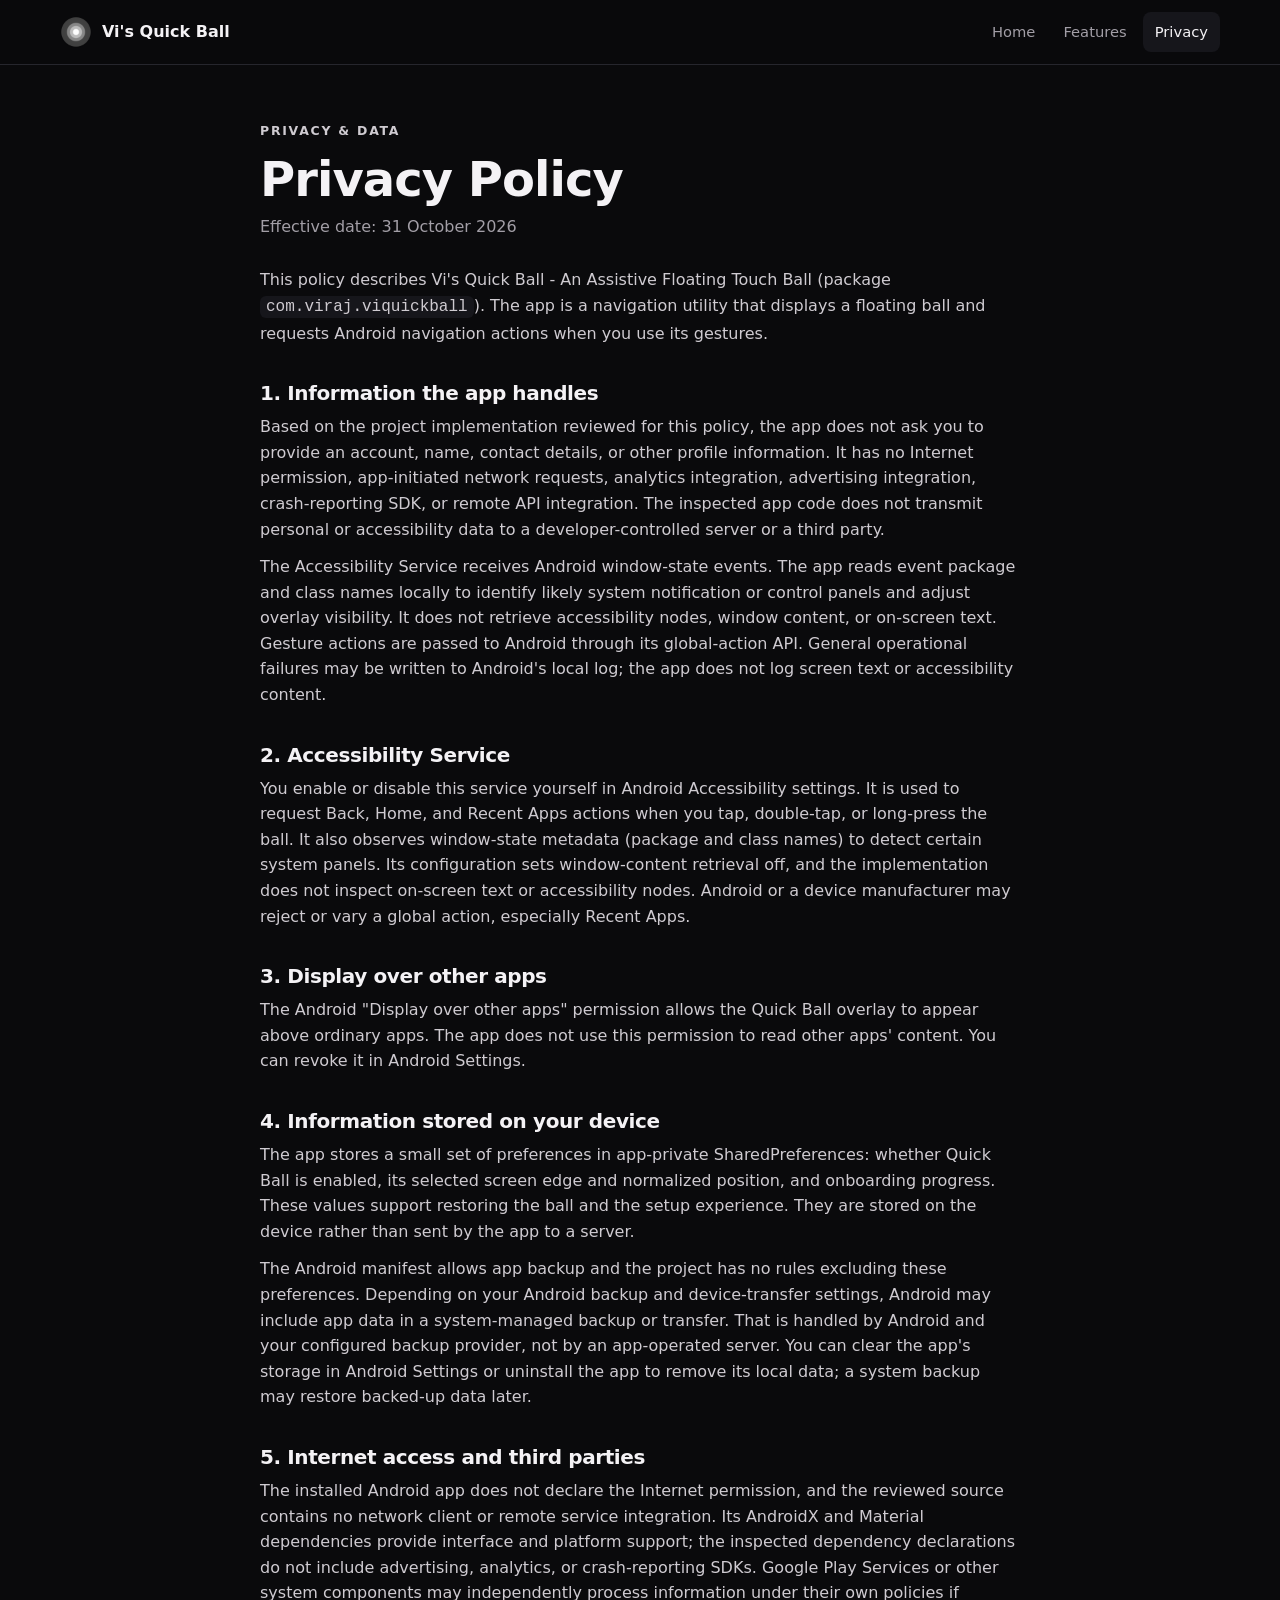
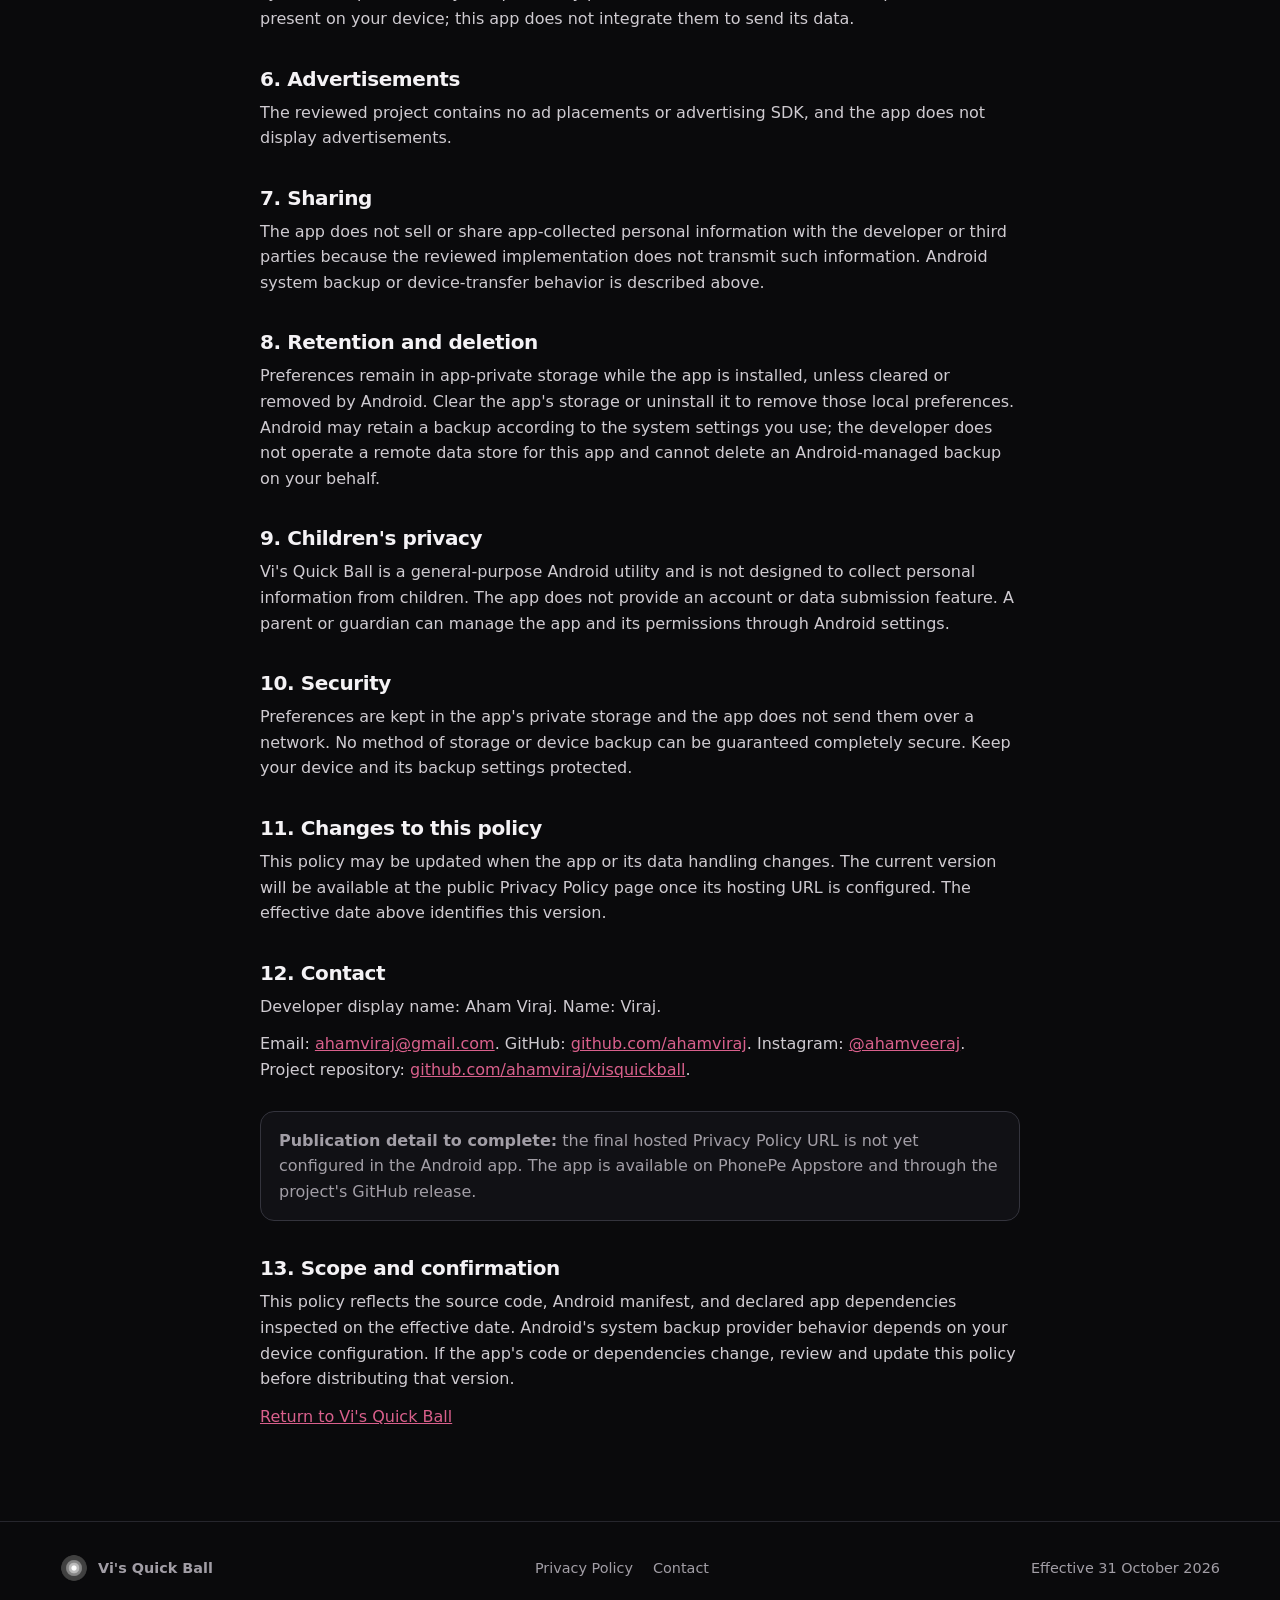
<file: website/privacy-policy.html>
<!doctype html>
<html lang="en">
<head>
  <meta charset="utf-8">
  <meta name="viewport" content="width=device-width, initial-scale=1">
  <meta name="theme-color" content="#0a0a0c">
  <meta name="description" content="Privacy information for Vi's Quick Ball Android application.">
  <title>Privacy Policy — Vi's Quick Ball</title>
  <link rel="icon" href="assets/app-icon.webp" type="image/webp">
  <link rel="stylesheet" href="styles.css">
</head>
<body>
  <a class="skip-link" href="#main">Skip to policy</a>
  <header class="site-header">
    <div class="nav-inner">
      <a class="brand" href="index.html" aria-label="Vi's Quick Ball home">
        <img src="assets/app-icon.webp" alt="" width="32" height="32">
        <span>Vi's Quick Ball</span>
      </a>
      <nav aria-label="Main navigation">
        <a href="index.html">Home</a>
        <a href="index.html#features">Features</a>
        <a href="privacy-policy.html" aria-current="page">Privacy</a>
      </nav>
    </div>
  </header>

  <main id="main" class="policy">
    <p class="eyebrow">Privacy &amp; data</p>
    <h1>Privacy Policy</h1>
    <p class="updated">Effective date: 31 October 2026</p>

    <p>This policy describes Vi's Quick Ball - An Assistive Floating Touch Ball (package <code>com.viraj.viquickball</code>). The app is a navigation utility that displays a floating ball and requests Android navigation actions when you use its gestures.</p>

    <h2>1. Information the app handles</h2>
    <p>Based on the project implementation reviewed for this policy, the app does not ask you to provide an account, name, contact details, or other profile information. It has no Internet permission, app-initiated network requests, analytics integration, advertising integration, crash-reporting SDK, or remote API integration. The inspected app code does not transmit personal or accessibility data to a developer-controlled server or a third party.</p>
    <p>The Accessibility Service receives Android window-state events. The app reads event package and class names locally to identify likely system notification or control panels and adjust overlay visibility. It does not retrieve accessibility nodes, window content, or on-screen text. Gesture actions are passed to Android through its global-action API. General operational failures may be written to Android's local log; the app does not log screen text or accessibility content.</p>

    <h2>2. Accessibility Service</h2>
    <p>You enable or disable this service yourself in Android Accessibility settings. It is used to request Back, Home, and Recent Apps actions when you tap, double-tap, or long-press the ball. It also observes window-state metadata (package and class names) to detect certain system panels. Its configuration sets window-content retrieval off, and the implementation does not inspect on-screen text or accessibility nodes. Android or a device manufacturer may reject or vary a global action, especially Recent Apps.</p>

    <h2>3. Display over other apps</h2>
    <p>The Android "Display over other apps" permission allows the Quick Ball overlay to appear above ordinary apps. The app does not use this permission to read other apps' content. You can revoke it in Android Settings.</p>

        <h2>4. Information stored on your device</h2>
    <p>The app stores a small set of preferences in app-private SharedPreferences: whether Quick Ball is enabled, its selected screen edge and normalized position, and onboarding progress. These values support restoring the ball and the setup experience. They are stored on the device rather than sent by the app to a server.</p>
    <p>The Android manifest allows app backup and the project has no rules excluding these preferences. Depending on your Android backup and device-transfer settings, Android may include app data in a system-managed backup or transfer. That is handled by Android and your configured backup provider, not by an app-operated server. You can clear the app's storage in Android Settings or uninstall the app to remove its local data; a system backup may restore backed-up data later.</p>

    <h2>5. Internet access and third parties</h2>
    <p>The installed Android app does not declare the Internet permission, and the reviewed source contains no network client or remote service integration. Its AndroidX and Material dependencies provide interface and platform support; the inspected dependency declarations do not include advertising, analytics, or crash-reporting SDKs. Google Play Services or other system components may independently process information under their own policies if present on your device; this app does not integrate them to send its data.</p>

    <h2>6. Advertisements</h2>
    <p>The reviewed project contains no ad placements or advertising SDK, and the app does not display advertisements.</p>

    <h2>7. Sharing</h2>
    <p>The app does not sell or share app-collected personal information with the developer or third parties because the reviewed implementation does not transmit such information. Android system backup or device-transfer behavior is described above.</p>

    <h2>8. Retention and deletion</h2>
    <p>Preferences remain in app-private storage while the app is installed, unless cleared or removed by Android. Clear the app's storage or uninstall it to remove those local preferences. Android may retain a backup according to the system settings you use; the developer does not operate a remote data store for this app and cannot delete an Android-managed backup on your behalf.</p>

    <h2>9. Children's privacy</h2>
    <p>Vi's Quick Ball is a general-purpose Android utility and is not designed to collect personal information from children. The app does not provide an account or data submission feature. A parent or guardian can manage the app and its permissions through Android settings.</p>

    <h2>10. Security</h2>
    <p>Preferences are kept in the app's private storage and the app does not send them over a network. No method of storage or device backup can be guaranteed completely secure. Keep your device and its backup settings protected.</p>

    <h2>11. Changes to this policy</h2>
    <p>This policy may be updated when the app or its data handling changes. The current version will be available at the public Privacy Policy page once its hosting URL is configured. The effective date above identifies this version.</p>

    <h2>12. Contact</h2>
    <p>Developer display name: Aham Viraj. Name: Viraj.</p>
    <p>Email: <a href="mailto:ahamviraj@gmail.com">ahamviraj@gmail.com</a>. GitHub: <a href="https://github.com/ahamviraj" target="_blank" rel="noopener noreferrer">github.com/ahamviraj</a>. Instagram: <a href="https://www.instagram.com/ahamveeraj/" target="_blank" rel="noopener noreferrer">@ahamveeraj</a>. Project repository: <a href="https://github.com/ahamviraj/visquickball" target="_blank" rel="noopener noreferrer">github.com/ahamviraj/visquickball</a>.</p>

    <div class="policy-callout">
      <strong>Publication detail to complete:</strong> the final hosted Privacy Policy URL is not yet configured in the Android app. The app is available on PhonePe Appstore and through the project's GitHub release.
    </div>

    <h2>13. Scope and confirmation</h2>
    <p>This policy reflects the source code, Android manifest, and declared app dependencies inspected on the effective date. Android's system backup provider behavior depends on your device configuration. If the app's code or dependencies change, review and update this policy before distributing that version.</p>

    <p><a href="index.html">Return to Vi's Quick Ball</a></p>
  </main>

  <footer class="site-footer">
    <div class="footer-inner">
      <a class="brand" href="index.html"><img src="assets/app-icon.webp" alt="" width="28" height="28"><span>Vi's Quick Ball</span></a>
      <nav class="footer-links" aria-label="Footer">
        <a href="privacy-policy.html">Privacy Policy</a>
        <a href="index.html#contact">Contact</a>
      </nav>
      <p class="footer-copy">Effective 31 October 2026</p>
    </div>
  </footer>
</body>
</html>
</file>
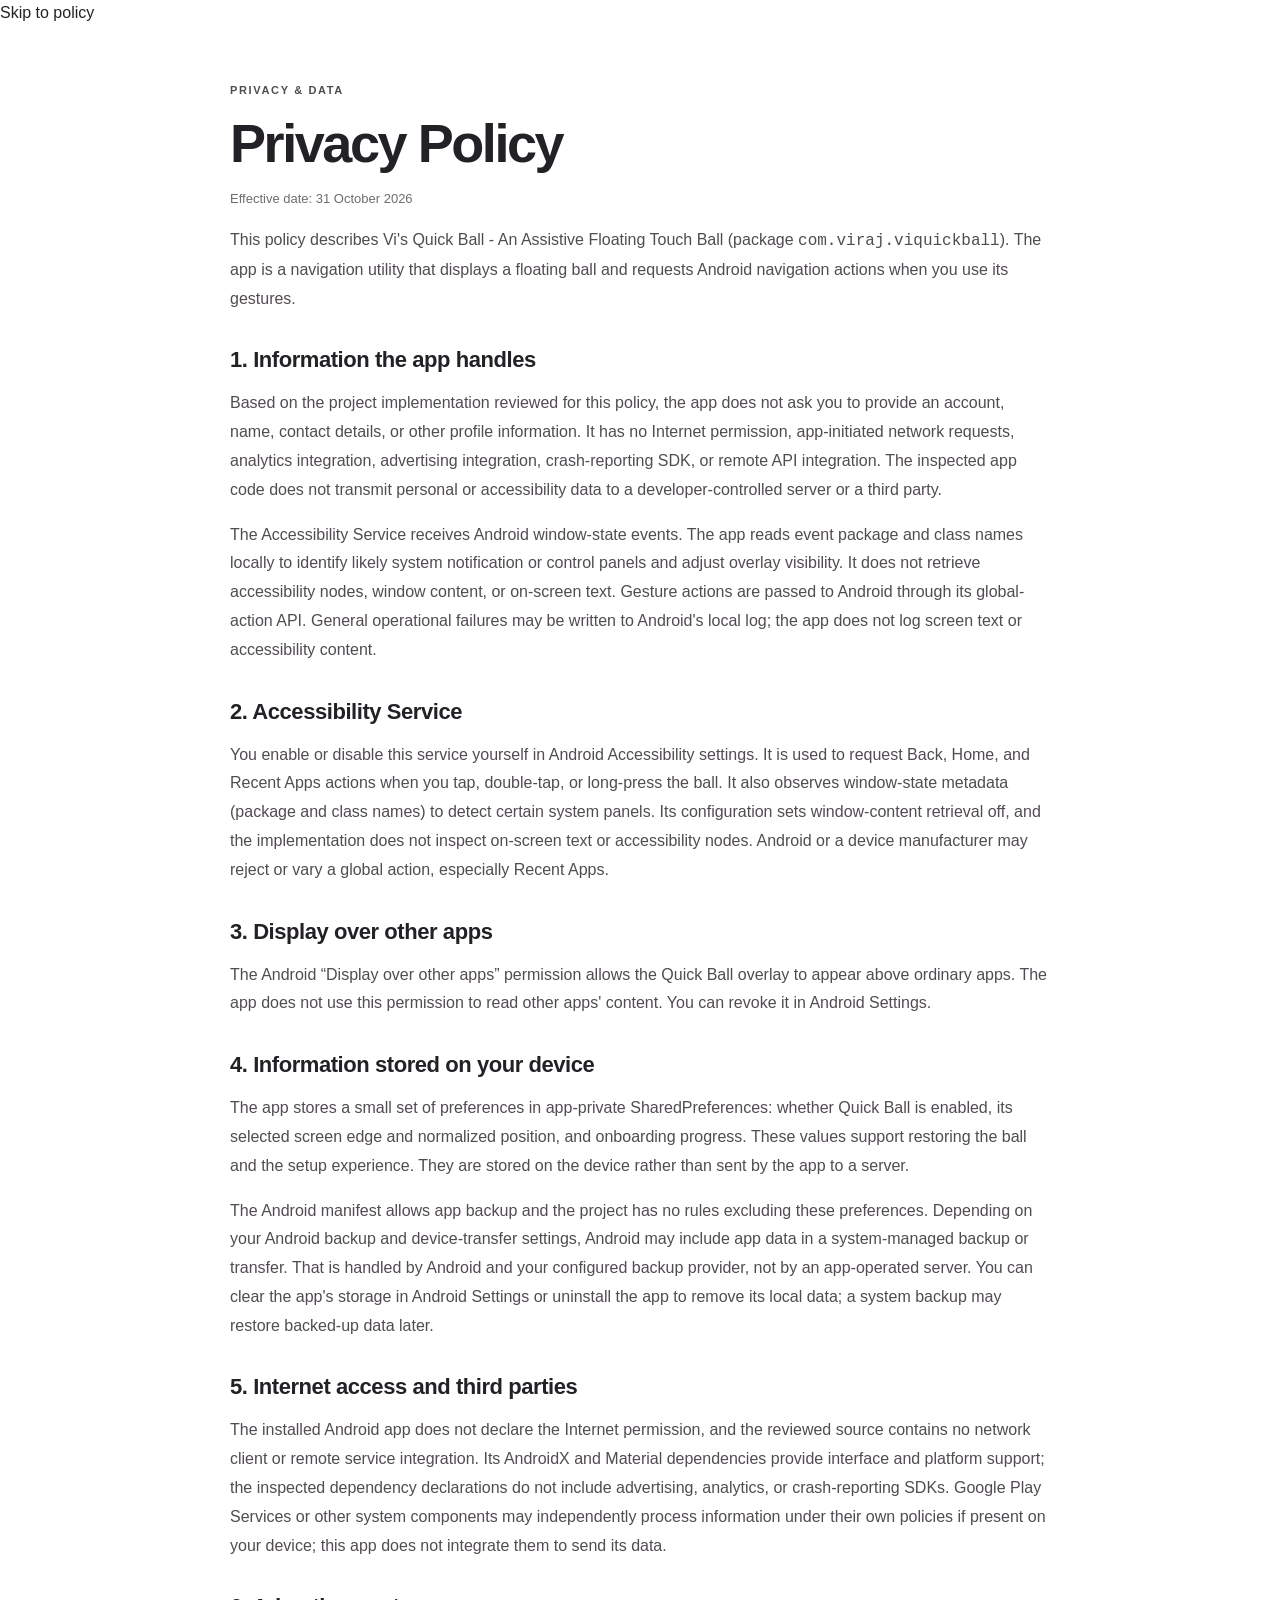
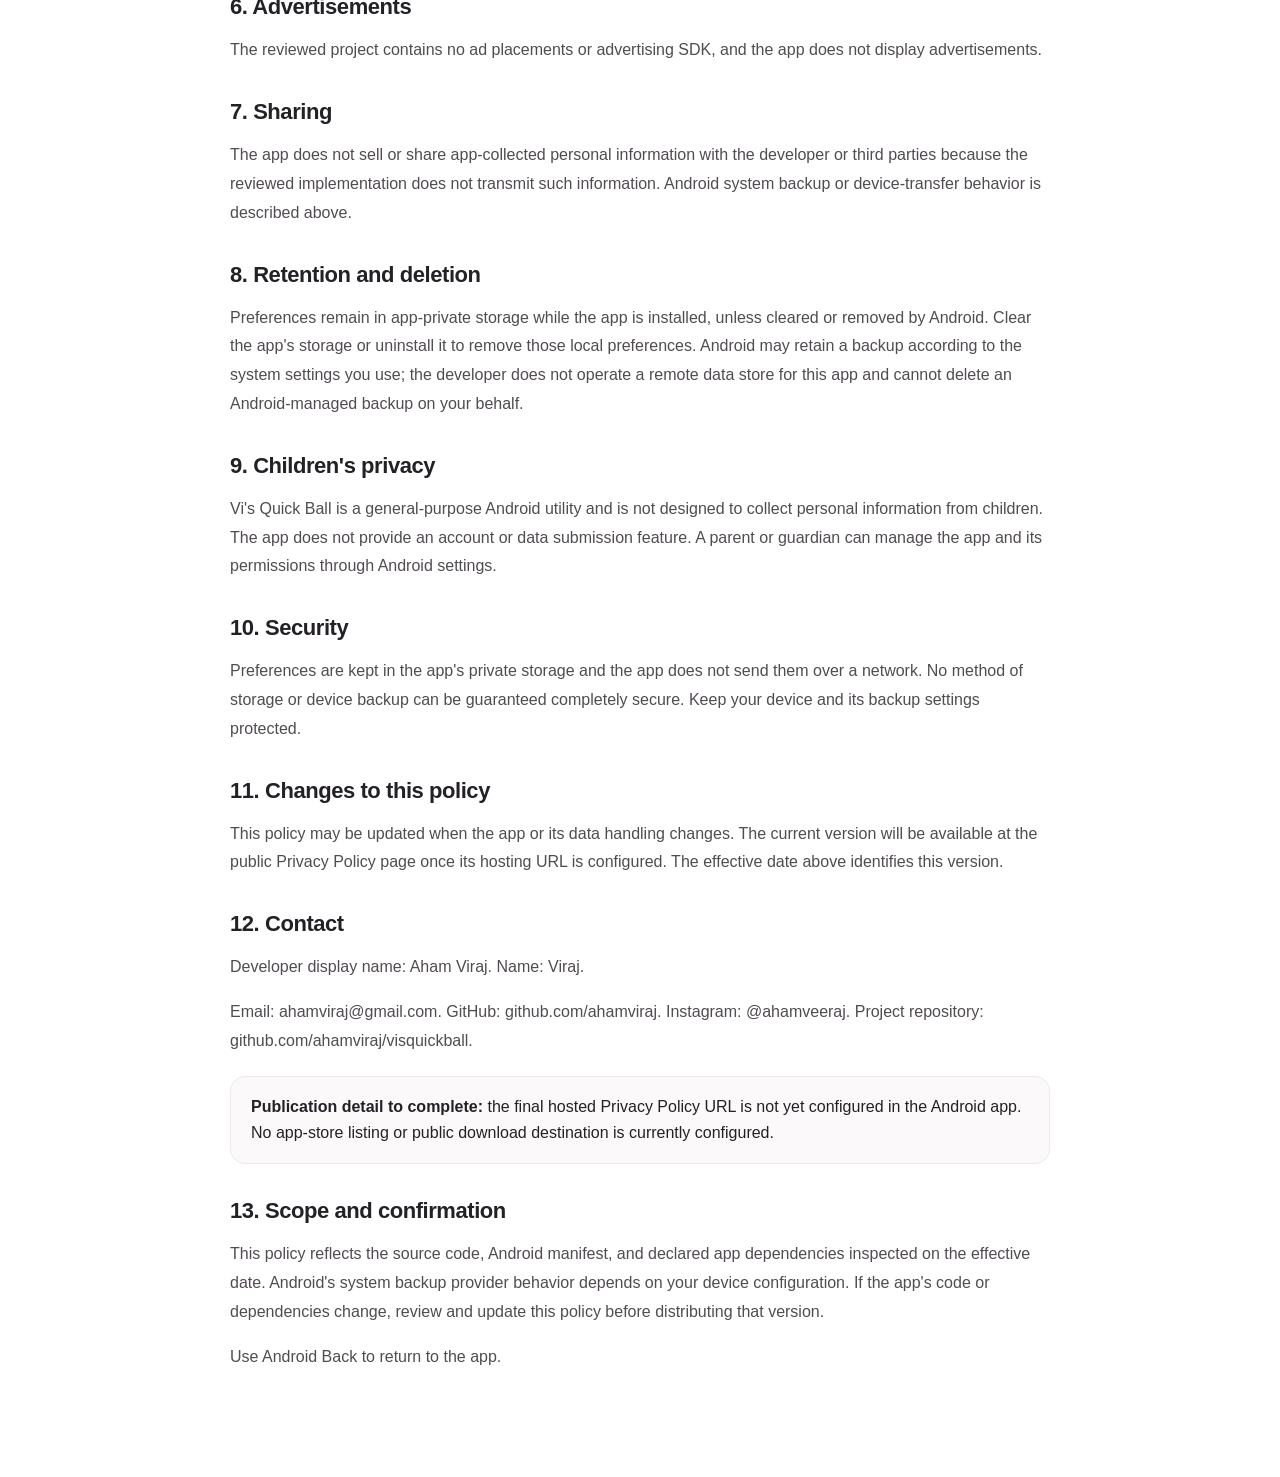
<file: app/src/main/assets/privacy-policy.html>
<!doctype html>
<html lang="en">
<head>
  <meta charset="utf-8">
  <meta name="viewport" content="width=device-width, initial-scale=1">
  <meta name="description" content="Privacy information for Vi's Quick Ball Android application.">
  <title>Privacy Policy — Vi's Quick Ball</title>
  <link rel="icon" href="assets/app-icon.webp" type="image/webp">
  <link rel="stylesheet" href="styles.css">
  <style>.policy{max-width:820px;padding-block:55px 90px}.policy h1{font:800 clamp(38px,6vw,54px)/1.1 Manrope,sans-serif;letter-spacing:-.045em;margin:10px 0}.policy .updated{color:#716b72;font-size:13px}.policy h2{font:700 22px Manrope,sans-serif;letter-spacing:-.02em;margin:34px 0 8px}.policy p,.policy li{color:#514b52;line-height:1.8}.policy ul{padding-left:22px}.policy a{color:#b94372}.policy-callout{border:1px solid #eee8ec;background:#fcf9fb;padding:17px 20px;border-radius:15px;margin-top:20px}</style>
</head>
<body>
  Skip to policy
  <main id="main" class="policy wrap">
    <p class="eyebrow">PRIVACY &amp; DATA</p><h1>Privacy Policy</h1><p class="updated">Effective date: 31 October 2026</p>
    <p>This policy describes Vi's Quick Ball - An Assistive Floating Touch Ball (package <code>com.viraj.viquickball</code>). The app is a navigation utility that displays a floating ball and requests Android navigation actions when you use its gestures.</p>
    <h2>1. Information the app handles</h2><p>Based on the project implementation reviewed for this policy, the app does not ask you to provide an account, name, contact details, or other profile information. It has no Internet permission, app-initiated network requests, analytics integration, advertising integration, crash-reporting SDK, or remote API integration. The inspected app code does not transmit personal or accessibility data to a developer-controlled server or a third party.</p><p>The Accessibility Service receives Android window-state events. The app reads event package and class names locally to identify likely system notification or control panels and adjust overlay visibility. It does not retrieve accessibility nodes, window content, or on-screen text. Gesture actions are passed to Android through its global-action API. General operational failures may be written to Android's local log; the app does not log screen text or accessibility content.</p>
    <h2>2. Accessibility Service</h2><p>You enable or disable this service yourself in Android Accessibility settings. It is used to request Back, Home, and Recent Apps actions when you tap, double-tap, or long-press the ball. It also observes window-state metadata (package and class names) to detect certain system panels. Its configuration sets window-content retrieval off, and the implementation does not inspect on-screen text or accessibility nodes. Android or a device manufacturer may reject or vary a global action, especially Recent Apps.</p>
    <h2>3. Display over other apps</h2><p>The Android “Display over other apps” permission allows the Quick Ball overlay to appear above ordinary apps. The app does not use this permission to read other apps' content. You can revoke it in Android Settings.</p>
    <h2>4. Information stored on your device</h2><p>The app stores a small set of preferences in app-private SharedPreferences: whether Quick Ball is enabled, its selected screen edge and normalized position, and onboarding progress. These values support restoring the ball and the setup experience. They are stored on the device rather than sent by the app to a server.</p><p>The Android manifest allows app backup and the project has no rules excluding these preferences. Depending on your Android backup and device-transfer settings, Android may include app data in a system-managed backup or transfer. That is handled by Android and your configured backup provider, not by an app-operated server. You can clear the app's storage in Android Settings or uninstall the app to remove its local data; a system backup may restore backed-up data later.</p>
    <h2>5. Internet access and third parties</h2><p>The installed Android app does not declare the Internet permission, and the reviewed source contains no network client or remote service integration. Its AndroidX and Material dependencies provide interface and platform support; the inspected dependency declarations do not include advertising, analytics, or crash-reporting SDKs. Google Play Services or other system components may independently process information under their own policies if present on your device; this app does not integrate them to send its data.</p>
    <h2>6. Advertisements</h2><p>The reviewed project contains no ad placements or advertising SDK, and the app does not display advertisements.</p>
    <h2>7. Sharing</h2><p>The app does not sell or share app-collected personal information with the developer or third parties because the reviewed implementation does not transmit such information. Android system backup or device-transfer behavior is described above.</p>
    <h2>8. Retention and deletion</h2><p>Preferences remain in app-private storage while the app is installed, unless cleared or removed by Android. Clear the app's storage or uninstall it to remove those local preferences. Android may retain a backup according to the system settings you use; the developer does not operate a remote data store for this app and cannot delete an Android-managed backup on your behalf.</p>
    <h2>9. Children's privacy</h2><p>Vi's Quick Ball is a general-purpose Android utility and is not designed to collect personal information from children. The app does not provide an account or data submission feature. A parent or guardian can manage the app and its permissions through Android settings.</p>
    <h2>10. Security</h2><p>Preferences are kept in the app's private storage and the app does not send them over a network. No method of storage or device backup can be guaranteed completely secure. Keep your device and its backup settings protected.</p>
    <h2>11. Changes to this policy</h2><p>This policy may be updated when the app or its data handling changes. The current version will be available at the public Privacy Policy page once its hosting URL is configured. The effective date above identifies this version.</p>
    <h2>12. Contact</h2><p>Developer display name: Aham Viraj. Name: Viraj.</p><p>Email: ahamviraj@gmail.com. GitHub: github.com/ahamviraj. Instagram: @ahamveeraj. Project repository: github.com/ahamviraj/visquickball.</p>
    <div class="policy-callout"><strong>Publication detail to complete:</strong> the final hosted Privacy Policy URL is not yet configured in the Android app. No app-store listing or public download destination is currently configured.</div>
    <h2>13. Scope and confirmation</h2><p>This policy reflects the source code, Android manifest, and declared app dependencies inspected on the effective date. Android's system backup provider behavior depends on your device configuration. If the app's code or dependencies change, review and update this policy before distributing that version.</p>
    <p>Use Android Back to return to the app.</p>
  </main>
</body>
</html>
</file>
<file: website/styles.css>
/* Vi's Quick Ball — dark product site. Tokens first, then base, layout, components. */
:root{
  --bg:#0a0a0c; --bg-2:#111115; --surface:#16161b; --line:#26262d; --line-2:#34343d;
  --text:#f4f2f5; --muted:#a29ea6; --accent:#d9608c; --accent-deep:#b94372;
  --radius:14px; --wrap:1160px; --ease:cubic-bezier(.22,.7,.2,1);
  --font:system-ui,-apple-system,"Segoe UI",Roboto,"Helvetica Neue",Arial,sans-serif;
}
*{box-sizing:border-box}
html{scroll-behavior:smooth;scroll-padding-top:76px;-webkit-text-size-adjust:100%}
body{margin:0;background:var(--bg);color:var(--text);font:16px/1.6 var(--font);overflow-x:hidden}
img{max-width:100%;height:auto;display:block}
a{color:inherit}
h1,h2,h3{line-height:1.1;margin:0;letter-spacing:-.02em}
p{margin:0}
:focus-visible{outline:2px solid var(--accent);outline-offset:3px;border-radius:6px}
.wrap{width:min(100% - 40px,var(--wrap));margin-inline:auto}
.skip-link{position:absolute;left:12px;top:-60px;background:var(--text);color:#000;padding:10px 14px;border-radius:8px;z-index:100}
.skip-link:focus{top:12px}
.eyebrow{font-size:.78rem;letter-spacing:.14em;text-transform:uppercase;color:var(--accent);font-weight:600;margin-bottom:14px}
.section{padding:clamp(64px,9vw,120px) 0}
.section-head{max-width:640px;margin-bottom:44px}
.section-head h2{font-size:clamp(1.9rem,4vw,3rem)}
.section-head p:last-child{color:var(--muted);margin-top:14px}

/* Header */
.site-header{position:sticky;top:0;z-index:50;background:rgba(10,10,12,.86);backdrop-filter:blur(12px);border-bottom:1px solid var(--line)}
.nav-inner{width:min(100% - 40px,var(--wrap));margin-inline:auto;height:64px;display:flex;align-items:center;justify-content:space-between;gap:16px}
.brand{display:flex;align-items:center;gap:10px;font-weight:650;text-decoration:none}
.brand img{border-radius:8px}
.site-header nav{display:flex;gap:4px;align-items:center}
.site-header nav a{color:var(--muted);text-decoration:none;font-size:.92rem;padding:8px 12px;border-radius:8px;transition:color .2s,background .2s}
.site-header nav a:hover,.site-header nav a[aria-current]{color:var(--text);background:var(--surface)}
.site-header nav a.nav-cta{color:#fff;background:var(--accent-deep)}
.menu-toggle{display:none;background:none;border:1px solid var(--line-2);color:var(--text);border-radius:10px;padding:8px 14px;font:inherit;cursor:pointer}
@media(max-width:820px){
  .has-menu .menu-toggle{display:block}
  .has-menu nav{display:none;position:absolute;top:64px;left:0;right:0;flex-direction:column;align-items:stretch;background:var(--bg);border-bottom:1px solid var(--line);padding:10px 20px 16px}
  .has-menu nav.is-open{display:flex}
  .has-menu nav a{padding:13px 12px}
}

/* Buttons */
.btn,.button{display:inline-flex;align-items:center;gap:8px;padding:13px 22px;border-radius:999px;font-weight:600;text-decoration:none;border:1px solid transparent;transition:transform .2s var(--ease),background .2s,border-color .2s;cursor:pointer;font-size:.98rem}
.btn-primary{background:var(--accent-deep);color:#fff}
.btn-primary:hover{background:var(--accent);transform:translateY(-1px)}
.btn-ghost{border-color:var(--line-2);color:var(--text)}
.btn-ghost:hover{border-color:var(--muted)}

/* Hero */
.hero{padding:clamp(32px,6vw,72px) 0 clamp(56px,8vw,100px);background:radial-gradient(60% 50% at 25% 40%,#1a1217 0,transparent 70%)}
.hero-grid{display:grid;gap:40px;align-items:center}
@media(min-width:900px){.hero-grid{grid-template-columns:minmax(0,.9fr) minmax(0,1.1fr);gap:72px}}
.stage{display:flex;justify-content:center;animation:rise .9s var(--ease) both}
.phone{position:relative;width:min(64vw,290px);padding:10px;border-radius:44px;background:linear-gradient(145deg,#2b2b32,#101013);box-shadow:0 0 0 1px #3a3a44,0 40px 80px -20px rgba(0,0,0,.9),0 0 90px -30px rgba(217,96,140,.35)}
.phone::before,.phone::after{content:"";position:absolute;right:-3px;width:3px;border-radius:2px;background:#2b2b32}
.phone::before{top:22%;height:56px}
.phone::after{top:34%;height:32px}
.screen{position:relative;aspect-ratio:1080/2408;border-radius:34px;overflow:hidden;background:#000}
.screen::after{content:"";position:absolute;inset:0;border-radius:inherit;background:linear-gradient(120deg,rgba(255,255,255,.07),transparent 35%);pointer-events:none}
.phone-shot{position:absolute;inset:0;width:100%;height:100%;object-fit:cover;opacity:0;transform:scale(1.03);transition:opacity .5s var(--ease),transform .6s var(--ease)}
.phone-shot.is-active{opacity:1;transform:none}
.hero-copy h1{font-size:clamp(2.3rem,5.4vw,4rem)}
.hero-copy h1 span{color:var(--accent)}
.lead{color:var(--muted);font-size:1.08rem;margin:20px 0 26px;max-width:520px}
.hero-actions{display:flex;flex-wrap:wrap;gap:12px}
.hero-actions .store-badge{flex:1 1 210px;width:min(100%,250px);max-width:250px}
.download-note{color:var(--muted);font-size:.85rem;margin-top:14px}
.version{display:inline-block;color:var(--muted);font-size:.8rem;border:1px solid var(--line-2);border-radius:999px;padding:3px 12px;margin-bottom:16px}
.feature-selector{margin-top:36px;display:grid;gap:0;scrollbar-width:none}
.feature-tab{all:unset;box-sizing:border-box;cursor:pointer;display:block;padding:12px 0 12px 20px;border-left:2px solid var(--line);color:var(--muted);transition:color .25s,border-color .25s}
.feature-tab:hover{color:var(--text)}
.feature-tab:focus-visible{outline:2px solid var(--accent);outline-offset:2px}
.feature-tab .tab-title{display:block;font-weight:600;font-size:1rem}
.feature-tab .tab-desc{display:none;font-size:.92rem;margin-top:4px;max-width:460px}
.feature-tab.is-active{color:var(--text);border-left-color:var(--accent)}
.feature-tab.is-active .tab-desc{display:block;color:var(--muted)}
@media(max-width:899px){
  .feature-selector{grid-auto-flow:column;grid-auto-columns:max-content;overflow-x:auto;gap:8px;padding-bottom:6px;scrollbar-width:none}
  .feature-tab{border:1px solid var(--line-2);border-radius:999px;padding:9px 16px;white-space:nowrap}
  .feature-tab.is-active{border-color:var(--accent);background:var(--surface)}
  .feature-tab .tab-desc{display:none!important}
  .hero-caption{display:block!important}
}
.hero-caption{display:none;color:var(--muted);margin-top:14px;min-height:3em}

/* Features */
.feature-list{list-style:none;margin:0;padding:0;border-top:1px solid var(--line)}
.feature-row{display:grid;gap:8px 40px;padding:26px 0;border-bottom:1px solid var(--line);align-items:baseline}
@media(min-width:760px){.feature-row{grid-template-columns:70px 1fr 1.3fr}}
.feature-row .num{color:var(--accent);font-variant-numeric:tabular-nums;font-size:.9rem}
.feature-row h3{font-size:1.35rem}
.feature-row p{color:var(--muted)}

/* Scrollers (gallery + slides) */
.scroller-bar{display:flex;justify-content:space-between;align-items:end;gap:16px;margin-bottom:24px}
.scroller-bar .section-head{margin:0}
.scroller-btns{display:flex;gap:8px;flex:none}
.scroller-btns button{width:44px;height:44px;border-radius:50%;border:1px solid var(--line-2);background:var(--surface);color:var(--text);font-size:1.1rem;cursor:pointer;transition:border-color .2s}
.scroller-btns button:hover:not(:disabled){border-color:var(--accent)}
.scroller-btns button:disabled{opacity:.35;cursor:default}
.scroller-track{display:flex;gap:18px;overflow-x:auto;scroll-snap-type:x mandatory;padding:4px 20px 18px;margin:0 -20px;scrollbar-width:thin;scrollbar-color:var(--line-2) transparent;overscroll-behavior-x:contain}
.scroller-track:focus-visible{outline-offset:-2px}
.shot{flex:none;margin:0;scroll-snap-align:start;width:min(62vw,220px)}
.slide{flex:none;margin:0;scroll-snap-align:start;width:min(84vw,520px)}
.shot a,.slide a{display:block;border:1px solid var(--line);border-radius:var(--radius);overflow:hidden;background:var(--surface);transition:border-color .2s,transform .3s var(--ease)}
.shot a:hover,.slide a:hover{border-color:var(--accent);transform:translateY(-3px)}
.shot img{aspect-ratio:1080/2408;object-fit:cover;width:100%}
.slide img{width:100%}
figcaption{color:var(--muted);font-size:.88rem;margin-top:10px}
.slides-block{margin-top:clamp(56px,8vw,96px)}

/* Screenshot marquee: continuous loop, no scrollbar, no arrows */
[data-marquee] .scroller-btns{display:none}
[data-marquee] .scroller-track{overflow:hidden;scroll-snap-type:none}
.marquee-inner{display:flex;gap:18px;padding-right:18px;width:max-content;animation:marquee var(--marquee-duration,60s) linear infinite;will-change:transform}
[data-marquee]:hover .marquee-inner,[data-marquee]:focus-within .marquee-inner{animation-play-state:paused}
@keyframes marquee{to{transform:translateX(-50%)}}

/* Setup & permissions */
.how-layout{display:grid;gap:44px}
@media(min-width:900px){.how-layout{grid-template-columns:1fr 1.2fr;gap:80px}}
.steps{list-style:none;margin:0;padding:0;display:grid;gap:14px}
.steps li{display:grid;grid-template-columns:48px 1fr;gap:16px;padding:22px;background:var(--surface);border:1px solid var(--line);border-radius:var(--radius)}
.step-number{color:var(--accent);font-weight:700;font-variant-numeric:tabular-nums}
.steps h3{font-size:1.1rem;margin-bottom:6px}
.steps p{color:var(--muted);font-size:.95rem}
.perm{margin-top:clamp(40px,6vw,72px);padding:clamp(24px,4vw,44px);border:1px solid var(--line-2);border-radius:var(--radius);background:var(--bg-2);display:grid;gap:14px}
.perm h2{font-size:clamp(1.5rem,3vw,2.1rem)}
.perm p{color:var(--muted);max-width:760px}
.text-link{color:var(--accent);text-decoration:none;font-weight:600}
.text-link:hover{text-decoration:underline}

/* Download */
.download{background:var(--bg-2);border-block:1px solid var(--line)}
.download-card{display:grid;gap:22px;max-width:760px}
.download-card h2{font-size:clamp(1.9rem,4vw,3rem)}
.download-card p{color:var(--muted)}
.config-warn{border:1px dashed var(--line-2);border-radius:10px;padding:12px 16px;font-size:.9rem;color:var(--muted)}
.dl-actions{display:flex;flex-wrap:wrap;gap:12px}
.store-badges{display:flex;flex-wrap:wrap;align-items:center;gap:14px}
.store-badge{display:block;width:min(100%,260px);border-radius:10px;transition:transform .18s var(--ease),opacity .18s var(--ease)}
.store-badge img{display:block;width:100%;height:auto}
.store-badge:hover{transform:translateY(-2px);opacity:.92}
.store-badge:focus-visible{outline:3px solid var(--accent);outline-offset:4px}
.download-qr{display:grid;justify-items:center;gap:10px;width:fit-content;max-width:100%;margin:0;padding:16px;border:1px solid var(--line-2);border-radius:14px;background:#fff;color:#18181b;text-align:center}
.download-qr img{display:block;width:min(52vw,220px);height:auto;aspect-ratio:1;image-rendering:auto}
.download-qr figcaption{max-width:260px;color:#333;font-size:.88rem;line-height:1.45}

/* Contact & footer */
.contact-grid{display:grid;gap:8px}
.contact-grid h2{font-size:clamp(1.7rem,3.4vw,2.4rem);margin-bottom:12px}
.contact-links{display:flex;flex-wrap:wrap;gap:8px 22px;margin-top:14px}
.contact-links a{color:var(--muted);text-decoration:none}
.contact-links a:hover{color:var(--text)}
ion-icon{margin-bottom: -3px;}
.dash{width: 10%; height: 2px; background-color: var(--accent);}
.site-footer{border-top:1px solid var(--line);padding:32px 0;color:var(--muted);font-size:.9rem}
.footer-inner,.footer-row{width:min(100% - 40px,var(--wrap));margin-inline:auto;display:flex;flex-wrap:wrap;gap:16px 28px;align-items:center;justify-content:space-between}
.footer-links{display:flex;flex-wrap:wrap;gap:8px 20px}
.footer-links a{color:var(--muted);text-decoration:none}
.footer-links a:hover{color:var(--text)}

/* Lightbox */
.lightbox{border:0;padding:0;background:transparent;max-width:100vw;max-height:100vh;color:var(--text)}
.lightbox::backdrop{background:rgba(0,0,0,.88)}
.lightbox[open]{animation:fade .25s var(--ease)}
.lightbox figure{margin:0;display:grid;justify-items:center;gap:10px;padding:56px 16px 16px}
.lightbox img{max-height:80vh;max-width:min(92vw,1100px);width:auto;border-radius:10px}
.lightbox-close{position:fixed;top:14px;right:14px;background:var(--surface);color:var(--text);border:1px solid var(--line-2);border-radius:999px;padding:9px 18px;font:inherit;cursor:pointer}

/* Privacy policy + 404 pages (existing markup) */
.policy{width:min(100% - 40px,760px);margin:0 auto;padding:56px 0 80px}
.policy h1{font-size:clamp(2rem,5vw,3rem);margin-bottom:8px}
.policy h2{font-size:1.25rem;margin:36px 0 10px}
.policy p{color:#cfcbd1;margin:0 0 12px}
.policy a{color:var(--accent)}
.policy code{background:var(--surface);padding:2px 6px;border-radius:6px}
.updated{color:var(--muted)!important;margin-bottom:28px!important}
.policy-callout{margin:28px 0;padding:16px 18px;border:1px solid var(--line-2);border-radius:var(--radius);background:var(--bg-2);color:var(--muted)}
.notfound{min-height:100vh;display:grid;place-content:center;justify-items:start;gap:14px;width:min(100% - 40px,560px);margin:0 auto}
.notfound h1{font-size:clamp(2.6rem,9vw,4.5rem)}
.notfound-lead{color:var(--muted)}
.notfound-actions{display:flex;flex-wrap:wrap;gap:12px;margin-top:8px}

/* Responsive: small phones, tablets, large screens */
.hero-grid>*{min-width:0}
@media(max-width:899px){
  .hero-copy{max-width:640px;margin-inline:auto;width:100%}
  .phone{width:min(56vw,270px)}
}
@media(min-width:600px) and (max-width:899px){
  .phone{width:300px}
  .shot{width:240px}
  .slide{width:min(70vw,560px)}
}
@media(max-width:600px){
  .wrap,.nav-inner,.footer-row{width:min(100% - 32px,var(--wrap))}
  .section{padding:56px 0}
  .section-head{margin-bottom:28px}
  .scroller-bar{flex-wrap:wrap;align-items:flex-start}
  .phone{width:min(58vw,230px);padding:8px;border-radius:36px}
  .screen{border-radius:28px}
  .hero-actions .store-badge{flex:1 1 100%;width:min(100%,280px);max-width:280px}
  .lead{font-size:1rem}
  .steps li{grid-template-columns:36px 1fr;padding:18px}
  .feature-row{padding:20px 0}
  .perm{padding:22px}
  .footer-inner,.footer-row{flex-direction:column;align-items:flex-start}
  .lightbox img{max-width:94vw}
}
@media(max-width:360px){
  .brand span{font-size:.95rem}
  .menu-toggle{padding:7px 12px}
}
@media(min-width:1500px){
  :root{--wrap:1360px}
  body{font-size:17px}
  .phone{width:340px}
  .shot{width:260px}
  .slide{width:620px}
  .hero-copy h1{font-size:4.6rem}
  .lead{font-size:1.2rem;max-width:600px}
}
@media(min-width:2000px){
  :root{--wrap:1600px}
  body{font-size:19px}
  .phone{width:400px}
  .shot{width:300px}
  .slide{width:720px}
  .hero-copy h1{font-size:5.4rem}
}

/* Privacy policy page: small-screen fit */
.policy{overflow-wrap:anywhere}
@media(max-width:600px){
  .policy{width:min(100% - 32px,760px);padding:36px 0 56px}
  .policy h2{margin-top:28px}
  .site-header:not(.has-menu) .nav-inner{height:auto;flex-wrap:wrap;padding:10px 0}
  .site-header:not(.has-menu) nav{flex-wrap:wrap}
  .site-header:not(.has-menu) nav a{padding:6px 10px;font-size:.88rem}
}
@media(min-width:1500px){.policy{width:min(100% - 40px,860px)}}

/* Motion */
@keyframes rise{from{opacity:0;transform:translateY(24px)}to{opacity:1;transform:none}}
@keyframes fade{from{opacity:0}to{opacity:1}}
[data-reveal]{opacity:0;transform:translateY(18px);transition:opacity .6s var(--ease),transform .6s var(--ease)}
[data-reveal].is-visible{opacity:1;transform:none}
@media(prefers-reduced-motion:reduce){
  html{scroll-behavior:auto}
  *,*::before,*::after{animation:none!important;transition-duration:.01ms!important}
  [data-reveal]{opacity:1;transform:none}
}
</file>
<file: app/src/main/assets/styles.css>
:root {
  color-scheme:light;
  --ink:#242126;
  --muted:#716b72;
  --pink:#b94372;
  --pink-deep:#b94372;
  --pink-pale:#fff0f5;
  --line:#eee8ec;
  --paper:#fff;
  --soft:#fcf9fb;
  --shadow:0 18px 50px rgba(49,31,43,.08);
  font-family:Arial,'Segoe UI',sans-serif;
  font-synthesis:none;
  text-rendering:optimizeLegibility
}
* {
  box-sizing:border-box
}
html {
  scroll-behavior:smooth;
  scroll-padding-top:90px
}
body {
  margin:0;
  color:var(--ink);
  background:var(--paper);
  font-size:16px;
  line-height:1.65
}
a {
  color:inherit
}
a:focus-visible,button:focus-visible {
  outline:3px solid #a93164;
  outline-offset:4px
}
.wrap {
  width:min(1120px,calc(100% - 44px));
  margin-inline:auto
}
.skip-link {
  position:absolute;
  top:-60px;
  left:12px;
  background:#fff;
  padding:10px 14px;
  z-index:10
}
.skip-link:focus {
  top:12px
}
.site-header {
  height:78px;
  padding-inline:max(22px,calc((100% - 1120px)/2));
  display:flex;
  align-items:center;
  justify-content:space-between;
  border-bottom:1px solid rgba(238,232,236,.8);
  background:rgba(255,255,255,.95)
}
.brand {
  display:inline-flex;
  align-items:center;
  gap:11px;
  text-decoration:none;
  font:700 15px Arial,'Segoe UI',sans-serif
}
.brand img {
  width:38px;
  height:38px;
  object-fit:contain;
  border-radius:12px
}
.site-header nav {
  display:flex;
  gap:30px;
  align-items:center
}
.site-header nav a,.footer-links a {
  font-size:13px;
  color:var(--muted);
  text-decoration:none
}
.site-header nav a:hover,.footer-links a:hover,.text-link:hover {
  color:var(--pink-deep)
}
.hero {
  min-height:600px;
  padding-block:74px 80px;
  display:grid;
  grid-template-columns:1.05fr .95fr;
  align-items:center;
  gap:72px
}
.eyebrow {
  margin:0 0 13px;
  color:var(--pink-deep);
  font-size:11px;
  font-weight:700;
  letter-spacing:.15em;
  line-height:1.5
}
.eyebrow-dot {
  display:inline-block;
  width:7px;
  height:7px;
  border-radius:50%;
  background:var(--pink);
  margin-right:7px;
  vertical-align:1px
}
.version-badge {
  display:inline-flex;
  align-items:center;
  padding:5px 10px;
  margin:0 0 13px;
  border:1px solid var(--line);
  border-radius:999px;
  background:var(--soft);
  color:var(--muted);
  font-size:12px;
  font-weight:600
}
.hero h1,.section h2,.contact-content h2 {
  font:800 clamp(42px,5.7vw,67px)/1.08 Arial,'Segoe UI',sans-serif;
  letter-spacing:-.055em;
  margin:0
}
.hero h1 span {
  color:var(--pink)
}
.lead {
  max-width:510px;
  margin:22px 0 25px;
  color:var(--muted);
  font-size:17px;
  line-height:1.7
}
.hero-actions {
  display:flex;
  flex-wrap:wrap;
  gap:11px
}
.button {
  display:inline-flex;
  align-items:center;
  justify-content:center;
  gap:12px;
  min-height:49px;
  padding:0 20px;
  border:1px solid transparent;
  border-radius:14px;
  text-decoration:none;
  font-weight:700;
  font-size:13px;
  transition:transform .18s ease,box-shadow .18s ease,background .18s ease
}
.button:hover {
  transform:translateY(-2px)
}
.button-primary {
  color:#fff;
  background:var(--pink);
  box-shadow:0 8px 22px rgba(219,99,146,.2)
}
.button-primary:hover {
  background:var(--pink-deep)
}
.button-soft {
  background:var(--pink-pale);
  color:var(--pink-deep)
}
.download-note {
  margin:12px 0 0;
  color:#817a80;
  font-size:12px
}
.hero-art {
  min-height:470px;
  display:grid;
  place-items:center;
  position:relative;
  background:radial-gradient(ellipse at 50% 55%,#fff4f8 0,#fff8fa 44%,transparent 72%)
}
.phone {
  height:400px;
  width:214px;
  border:7px solid #37343a;
  border-radius:34px;
  background:#f8f6f7;
  position:relative;
  box-shadow:0 28px 60px rgba(37,29,35,.18);
  padding:35px 17px;
  transform:rotate(4deg)
}
.phone:before {
  content:'';
  position:absolute;
  top:13px;
  left:50%;
  width:48px;
  height:5px;
  transform:translateX(-50%);
  border-radius:5px;
  background:#5f5960
}
.phone-top {
  display:flex;
  justify-content:space-between;
  margin:7px 2px 31px
}
.phone-top span:first-child {
  width:60px;
  height:9px;
  background:#e6e1e4;
  border-radius:8px
}
.phone-top span:last-child {
  width:24px;
  height:9px;
  background:#e6e1e4;
  border-radius:8px
}
.mock-content {
  display:grid;
  grid-template-columns:1fr 1fr;
  gap:11px
}
.mock-content span {
  height:61px;
  border-radius:11px;
  background:linear-gradient(145deg,#eee9ec,#f4f1f3)
}
.mock-content span:nth-child(3n) {
  background:#f2e4ea
}
.quick-ball {
  position:absolute;
  right:-19px;
  top:167px;
  width:66px;
  height:66px;
  border-radius:50%;
  background:#424242;
  display:grid;
  place-items:center;
  box-shadow:0 10px 24px rgba(35,29,34,.2)
}
.quick-ball>span {
  width:49px;
  height:49px;
  background:#888;
  border-radius:50%;
  display:grid;
  place-items:center
}
.quick-ball>span:before {
  content:'';
  position:absolute;
  top:50%;
  left:50%;
  transform:translate(-50%,-50%);
  width:33px;
  height:33px;
  border-radius:50%;
  background:#bdbdbd
}
.quick-ball i {
  position:relative;
  width:19px;
  height:19px;
  border-radius:50%;
  background:#fff;
  z-index:1
}
.phone-nav {
  position:absolute;
  bottom:14px;
  left:50%;
  transform:translateX(-50%);
  width:64px;
  height:5px;
  border-radius:5px;
  background:#c5c0c4
}
.art-caption {
  position:absolute;
  bottom:7px;
  padding:5px 10px;
  border-radius:20px;
  background:#fff;
  box-shadow:0 4px 14px rgba(49,31,43,.08);
  white-space:nowrap;
  display:flex;
  align-items:center;
  gap:8px;
  color:var(--muted);
  font-size:12px
}
.caption-mark {
  color:var(--pink);
  font-size:19px
}
.section {
  padding-block:84px
}
.section-heading {
  text-align:center;
  max-width:650px;
  margin:0 auto 36px
}
.section h2,.contact-content h2 {
  font-size:clamp(30px,4vw,43px);
  letter-spacing:-.04em
}
.section-heading>p:last-child,.section-copy {
  color:var(--muted);
  margin:12px auto 0;
  max-width:550px
}
.feature-grid {
  display:grid;
  grid-template-columns:repeat(3,1fr);
  gap:14px
}
.feature-card {
  padding:23px 23px 25px;
  border:1px solid var(--line);
  border-radius:20px;
  background:white;
  transition:transform .2s ease,box-shadow .2s ease
}
.feature-card:hover {
  transform:translateY(-3px);
  box-shadow:var(--shadow)
}
.feature-icon {
  width:38px;
  height:38px;
  display:grid;
  place-items:center;
  border-radius:12px;
  background:var(--pink-pale);
  color:var(--pink-deep);
  font-size:19px;
  font-weight:700
}
.feature-card h3,.steps h3 {
  font:700 16px Arial,'Segoe UI',sans-serif;
  margin:16px 0 5px
}
.feature-card p,.steps p {
  font-size:13px;
  color:var(--muted);
  margin:0;
  line-height:1.65
}
.how-section {
  background:var(--soft);
  border-block:1px solid var(--line)
}
.how-layout {
  display:grid;
  grid-template-columns:.85fr 1.15fr;
  gap:90px;
  align-items:center
}
.how-layout .section-copy {
  margin:16px 0 21px
}
.text-link {
  color:var(--pink-deep);
  font-size:13px;
  font-weight:700;
  text-decoration:none
}
.steps {
  list-style:none;
  padding:0;
  margin:0;
  display:grid;
  gap:14px
}
.steps li {
  display:flex;
  gap:17px;
  padding:18px 20px;
  border:1px solid var(--line);
  border-radius:17px;
  background:#fff
}
.step-number {
  font:700 12px Arial,'Segoe UI',sans-serif;
  color:var(--pink);
  padding-top:2px
}
.steps h3 {
  margin:0 0 5px
}
.privacy-callout {
  display:grid;
  grid-template-columns:76px 1fr;
  gap:26px;
  align-items:start;
  max-width:900px
}
.privacy-callout p:not(.eyebrow) {
  max-width:740px;
  color:var(--muted);
  font-size:14px
}
.privacy-callout .button {
  margin-top:8px
}
.privacy-symbol {
  width:65px;
  height:65px;
  display:grid;
  place-items:center;
  border-radius:20px;
  background:var(--pink-pale);
  font-size:48px;
  line-height:1;
  color:var(--pink)
}
.contact-section {
  background:#29252b;
  color:#fff;
  padding-block:74px;
  text-align:center
}
.contact-content .eyebrow {
  color:#f49abb
}
.contact-content h2 {
  font-size:clamp(30px,4vw,42px)
}
.contact-content p:not(.eyebrow) {
  color:#c9c2c8;
  margin:12px auto 23px
}
.developer-details {
  max-width:520px;
  margin:24px auto 0;
  padding:22px;
  border:1px solid rgba(255,255,255,.14);
  border-radius:20px;
  background:rgba(255,255,255,.05)
}
.developer-display {
  margin:0!important;
  color:#fff!important;
  font-size:20px;
  font-weight:700
}
.developer-name {
  margin:3px 0 8px!important;
  color:#c9c2c8!important;
  font-size:13px
}
.developer-email {
  color:#ffd7e5;
  font-weight:600;
  text-decoration:none
}
.developer-links {
  display:flex;
  flex-wrap:wrap;
  justify-content:center;
  gap:10px 18px;
  margin-top:17px
}
.developer-links a {
  color:#ffd7e5;
  font-size:13px;
  text-decoration:underline;
  text-underline-offset:3px
}
.contact-section .button-primary {
  background:#b94372
}
.site-footer {
  padding-block:28px;
  border-top:1px solid var(--line)
}
.footer-row {
  display:grid;
  grid-template-columns:1fr 2fr auto;
  align-items:center;
  gap:20px
}
.footer-brand img {
  width:32px;
  height:32px
}
.footer-links {
  display:flex;
  justify-content:center;
  flex-wrap:wrap;
  gap:19px
}
.footer-links span {
  color:#8a8288;
  font-size:12px
}
.footer-links .footer-developer {
  color:var(--ink);
  font-weight:700
}
.copyright {
  margin:0;
  color:#8a8288;
  font-size:11px;
  white-space:nowrap
}
[hidden] {
  display:none!important
}
@media(max-width:820px) {
  .hero {
    gap:24px;
    padding-block:54px;
    min-height:520px
  }
  .hero h1 {
    font-size:clamp(42px,8vw,60px)
  }
  .hero-art {
    min-height:380px
  }
  .phone {
    transform:scale(.9) rotate(4deg)
  }
  .how-layout {
    gap:35px
  }
  .feature-grid {
    grid-template-columns:repeat(2,1fr)
  }
  .footer-row {
    grid-template-columns:1fr auto
  }
  .footer-links {
    grid-column:1/-1;
    grid-row:2;
    justify-content:flex-start
  }
  .copyright {
    grid-column:2;
    grid-row:1
  }
}
@media(max-width:620px) {
  .wrap {
    width:min(100% - 36px,500px)
  }
  .site-header {
    height:66px;
    padding-inline:18px
  }
  .brand {
    font-size:13px;
    gap:8px
  }
  .brand img {
    width:34px;
    height:34px
  }
  .site-header nav {
    gap:13px
  }
  .site-header nav a {
    font-size:11px
  }
  .site-header nav a:nth-child(2) {
    display:none
  }
  .hero {
    grid-template-columns:1fr;
    gap:14px;
    padding-block:52px 48px
  }
  .hero h1 {
    font-size:49px
  }
  .lead {
    font-size:15px
  }
  .hero-art {
    min-height:420px
  }
  .phone {
    height:350px;
    width:190px;
    transform:scale(.92) rotate(3deg)
  }
  .quick-ball {
    top:145px
  }
  .section {
    padding-block:62px
  }
  .section-heading {
    text-align:left;
    margin-bottom:24px
  }
  .feature-grid {
    gap:10px
  }
  .feature-card {
    padding:17px;
    border-radius:16px
  }
  .feature-card h3 {
    font-size:14px
  }
  .feature-card p {
    font-size:12px
  }
  .how-layout {
    grid-template-columns:1fr;
    gap:28px
  }
  .steps li {
    padding:16px
  }
  .privacy-callout {
    grid-template-columns:48px 1fr;
    gap:15px
  }
  .privacy-symbol {
    width:46px;
    height:46px;
    border-radius:15px;
    font-size:36px
  }
  .privacy-callout .section h2 {
    font-size:28px
  }
  .contact-section {
    padding-block:60px
  }
  .footer-row {
    grid-template-columns:1fr
  }
  .footer-links {
    grid-column:auto;
    grid-row:auto;
    justify-content:flex-start
  }
  .copyright {
    grid-column:auto;
    grid-row:auto
  }
}
@media(max-width:370px) {
  .site-header nav {
    gap:9px
  }
  .site-header nav a {
    font-size:10px
  }
  .hero h1 {
    font-size:43px
  }
  .feature-grid {
    grid-template-columns:1fr
  }
  .feature-card {
    padding:18px
  }
  .hero-actions .button {
    width:100%
  }
}
@media(prefers-reduced-motion:reduce) {
  html {
    scroll-behavior:auto
  }
  *,*::before,*::after {
    transition-duration:.01ms!important;
    animation-duration:.01ms!important;
    animation-iteration-count:1!important
  }
}
</file>
